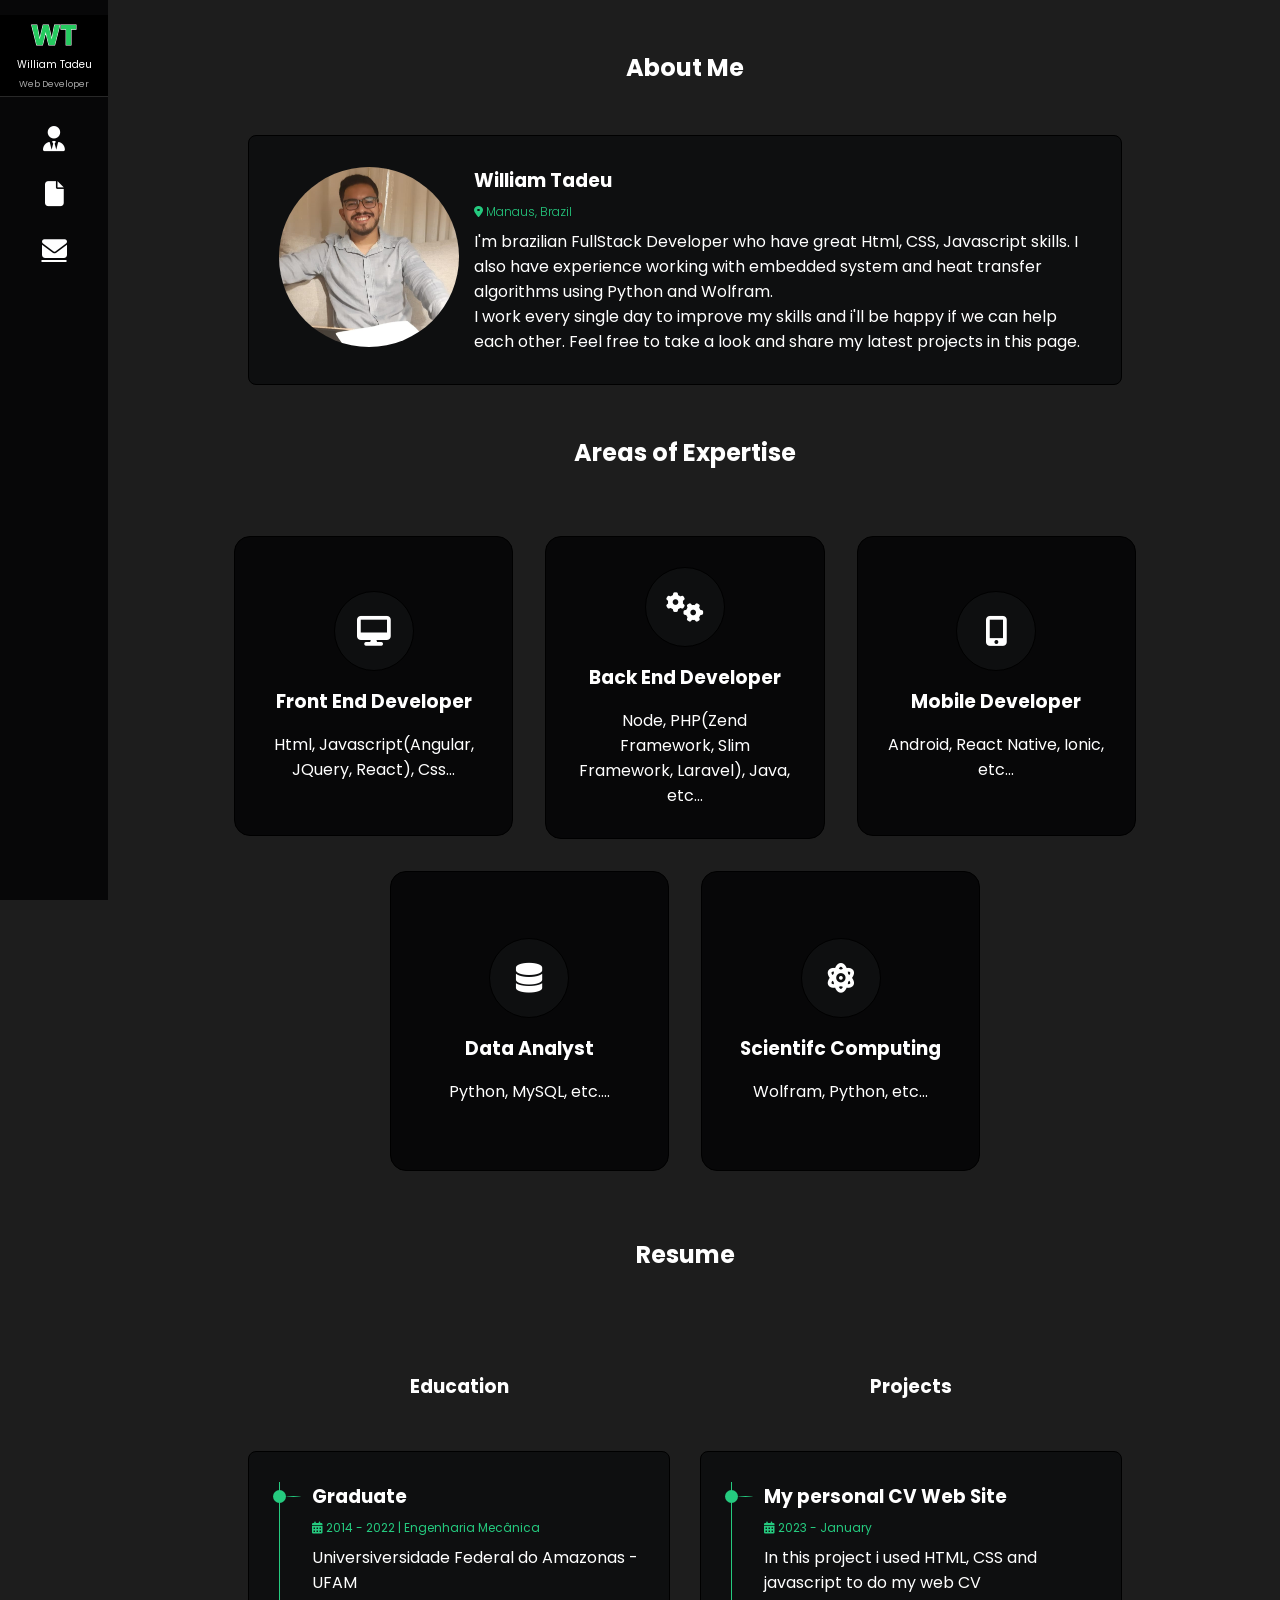
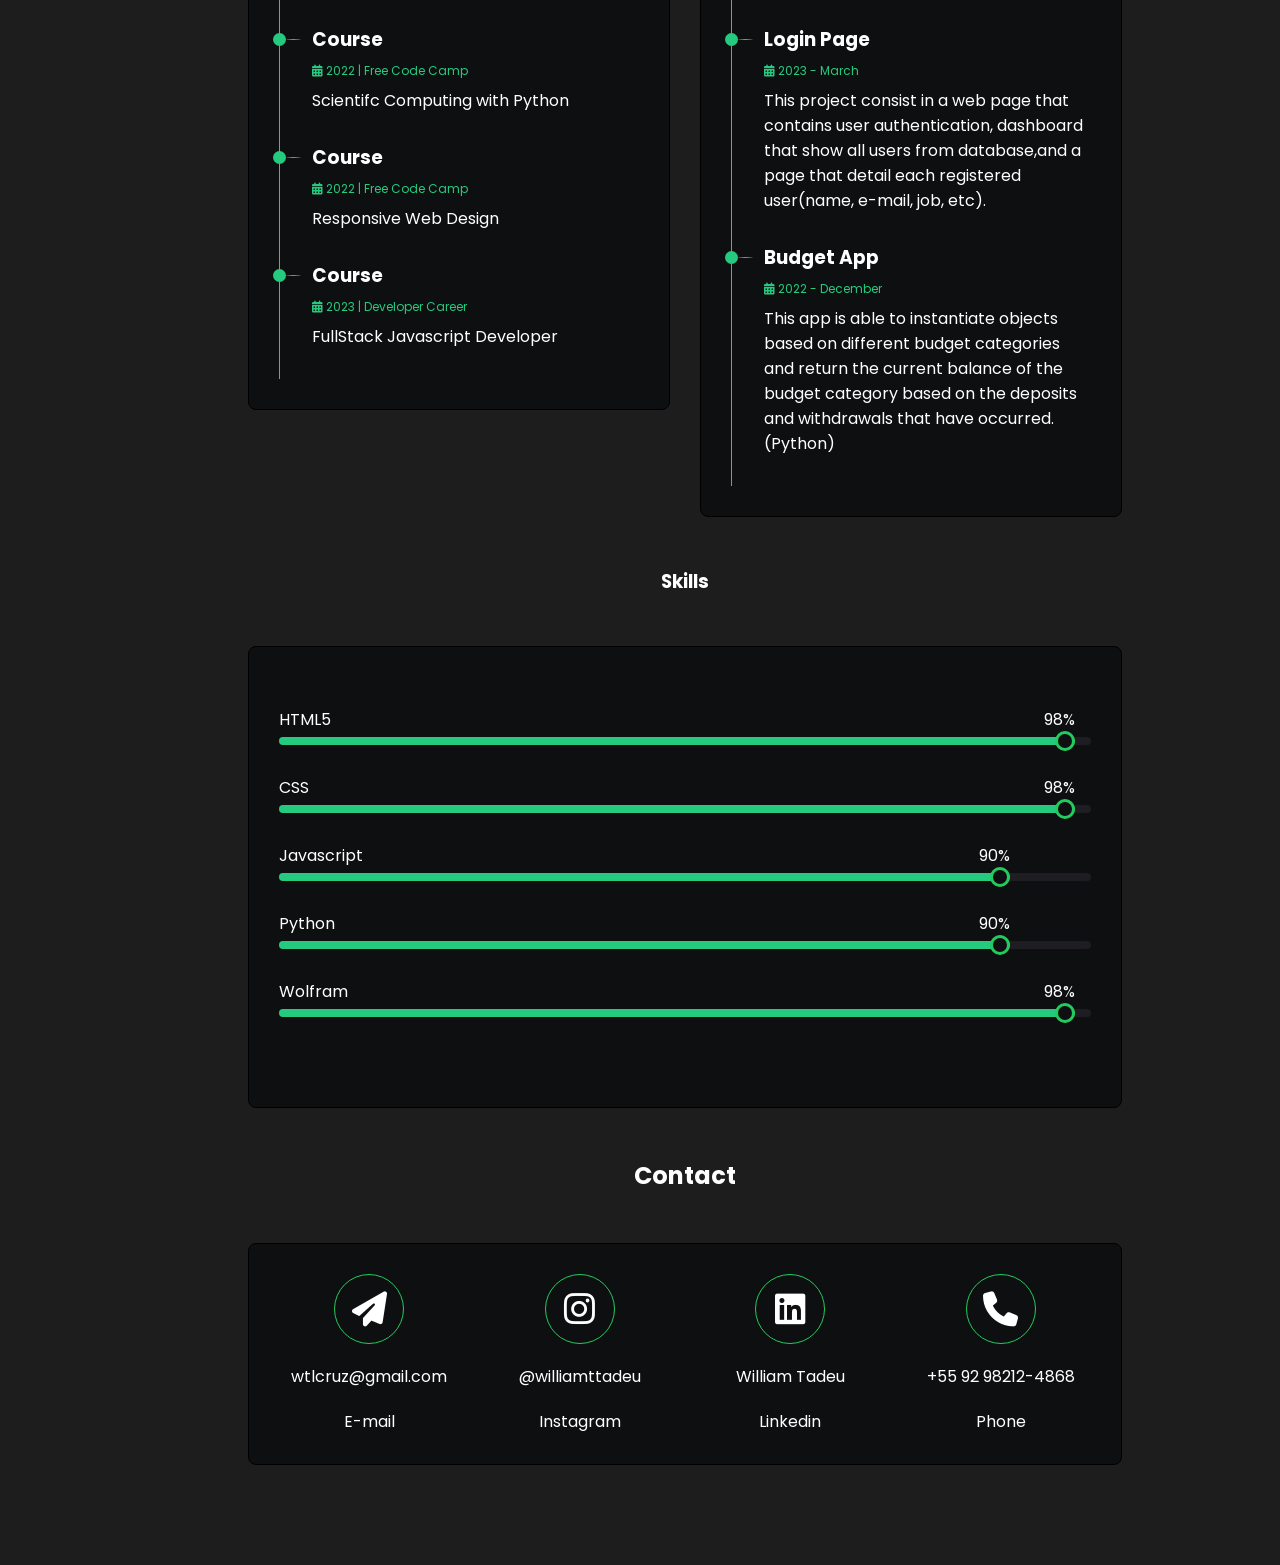
<file: index.html>
<!DOCTYPE html>
<html lang="en">
<head>
    <meta charset="UTF-8">
    <meta http-equiv="X-UA-Compatible" content="IE=edge">
    <meta name="viewport" content="width=device-width, initial-scale=1.0">

    <link rel="stylesheet" href="./CSS/main.css" />
    <link rel="stylesheet" href="./CSS/responsive-menu.css">
    <!-- FONTES IMPORTADAS -->
    <link rel="preconnect" href="https://fonts.googleapis.com">
    <link rel="preconnect" href="https://fonts.gstatic.com" crossorigin>
    <link href="https://fonts.googleapis.com/css2?family=Poppins:wght@300;400;500;600&display=swap" rel="stylesheet">

    <link rel="stylesheet" href="https://cdnjs.cloudflare.com/ajax/libs/font-awesome/6.2.1/css/all.min.css">


    <title>WillWebDev</title>
</head>
<body>

    <div class="container">
        <!-- MENU RESPONSIVO JAVASCRIPT INIT-->
        <header>
            <input type="checkbox" id="btn-menu">
            <label for="btn-menu">
              <i class="fa fa-bars" aria-hidden="true"></i>
              <div class="site-name">
                William Tadeu
              </div>
            </label>
            <nav class="responsive-menu">
              <a onclick="closeMenu()" href="#about">Quem sou eu</a>
              <a onclick="closeMenu()" href="#resume">Resumo</a>
              <a onclick="closeMenu()" href="#contact">Contato</a>
            </nav>
          </header>
          <!-- END MENU RESPONSIVO JAVASRIPT -->


        <div class="menu">
            <div class="top-menu">
                
                <div class="fill-animation">
                    <h2 data-text="WT" class="fill-animation">WT</h2>
                </div>
                    <!-- <h2>WT</h2> -->
                    <p class="letra1">William Tadeu</p>
                    <p class="letra2"> Web Developer</p>
        
                                
            </div>
            

            <div class="middle-menu">
                <p>
                <a href="#about">
                        <i class="fa-sharp fa-solid fa-user-tie"> </i>
                    </a> 
                </p>

                <p>
                    <a href="#resume">
                        <i class="fa-sharp fa-solid fa-file"></i>
                    </a>
                    
                </p>

                <p>
                    <a href="#contact">
                        <i class="fa-sharp fa-solid fa-envelope"></i>
                    </a>

                </p>

            </div>
                    
            
        </div>
        <div class="content">

            <h2 class="title">
                About Me
            </h2>
           

            <div class="content-initial-2 card" id="about">

                <div class="content-initial-2-photo">

                    <!-- <img src="./IMG/IMAGEM-2.jpeg" alt="" class="img-profile"> -->
                    <!-- <center> -->
                        <img src="./IMG/IMAGEM-2.jpeg" alt="" class="img-profile">
                    <!-- </center> -->
                    

                </div>

                <div class="content-initial-2-self">

                    <h3>
                        William Tadeu
                    </h3>

                    <p class="timelineitem-period">
                        <i class="fa-solid fa-location-dot"></i>
                        Manaus, Brazil
                    </p>

                    <p>
                        I'm brazilian FullStack Developer who have great Html, CSS, Javascript skills.
                        I also have experience working with embedded system and heat transfer algorithms using Python and Wolfram.                
                    </p>
                    <p>
                        I work every single day to improve my skills and i'll be happy if we can help each other.
              Feel free to take a look and share my latest projects in this page.
                    </p>

                </div>

            </div>

            <h2 class="title">Areas of Expertise</h2>
<!-- A unica maneira que consegui foi colocando ele para fora -->

            <div class="service-container">
                
               <!--  <h2 class="title">Areas de Atuação</h2> -->

                <div class="service-item">
                    <div class="service-item-itemcard card">
                        <div class="service-item-itemcard-icon">
                            <i class="fa-solid fa-desktop"> </i>

                        </div>

                        <div class="service-item-itemcard-title">
                            <h3>Front End Developer</h3>

                        </div>

                        <div class="service-item-itemcard-description">
                            <span>Html, Javascript(Angular, JQuery, React), Css...</span>

                        </div>
                    
                    </div>
                </div>
                <div class="service-item">
                    <div class="service-item-itemcard card">
                        <div class="service-item-itemcard-icon">
                            <i class="fa-solid fa-cogs"> </i>

                        </div>

                        <div class="service-item-itemcard-title">
                            <h3>Back End Developer</h3>

                        </div>

                        <div class="service-item-itemcard-description">
                            <span>Node, PHP(Zend Framework, Slim Framework, Laravel), Java, etc...</span>

                        </div>

                    </div>
                </div>
                <div class="service-item">
                    <div class="service-item-itemcard card">
                        <div class="service-item-itemcard-icon">
                            <i class="fa-solid fa-mobile-alt"> </i>

                        </div>

                        <div class="service-item-itemcard-title">
                            <h3>Mobile Developer</h3>

                        </div>

                        <div class="service-item-itemcard-description">
                            <span>Android, React Native, Ionic, etc...</span>

                        </div>

                    </div>
                </div>

                <div class="service-item">
                    <div class="service-item-itemcard card">
                        <div class="service-item-itemcard-icon">
                            <i class="fa-solid fa-database"> </i>

                        </div>

                        <div class="service-item-itemcard-title">
                            <h3>Data Analyst</h3>

                        </div>

                        <div class="service-item-itemcard-description">
                            <span>Python, MySQL, etc....</span>

                        </div>
                    </div>

                </div>

                <div class="service-item">
                    <div class="service-item-itemcard card">
                        <div class="service-item-itemcard-icon">
                            <i class="fa-sharp fa-solid fa-atom"></i>

                        </div>

                        <div class="service-item-itemcard-title">
                            <h3>Scientifc Computing</h3>

                        </div>

                        <div class="service-item-itemcard-description">
                            <span>Wolfram, Python, etc...</span>

                        </div>

                    </div>
                </div>
                

            </div>
<!-- INIT - BLOCK 04 - RESUME -->

            <div class="experiencesection" id="resume">
                <h2 class="title">Resume</h2>

                <div class="flexbox">
                            <div class="flexbox-education">
                                <h3 class="title">Education</h3>
                                <div class="card">

                                    <div class="timelineitem">

                                        <div class="timelineitem-marker">
                                            <div class="timelineitem-marker-circle">

                                            </div>
                                            <div class="timelineitem-marker-line">

                                            </div>

                                        </div>

                                        <h3>
                                            Graduate
                                        </h3>

                                        <p class="timelineitem-period">
                                            <i class="fa-solid fa-calendar-days"> </i>
                                            2014 - 2022 | Engenharia Mecânica
                                        </p>

                                        <p>
                                            Universiversidade Federal do Amazonas - UFAM
                                        </p>
                                    </div>



                                    <div class="timelineitem">

                                        <div class="timelineitem-marker">
                                            <div class="timelineitem-marker-circle">

                                            </div>
                                            <div class="timelineitem-marker-line">

                                            </div>

                                        </div>

                                        <h3>
                                            Course
                                        </h3>

                                        <p class="timelineitem-period">
                                            <i class="fa-solid fa-calendar-days"> </i>
                                            2022 | Free Code Camp
                                        </p>

                                        <p>
                                            Scientifc Computing with Python
                                        </p>
                                    </div>

                                    <div class="timelineitem">

                                        <div class="timelineitem-marker">
                                            <div class="timelineitem-marker-circle">

                                            </div>
                                            <div class="timelineitem-marker-line">

                                            </div>

                                        </div>

                                        <h3>
                                            Course
                                        </h3>

                                        <p class="timelineitem-period">
                                            <i class="fa-solid fa-calendar-days"> </i>
                                            2022 | Free Code Camp
                                        </p>

                                        <p>
                                            Responsive Web Design
                                        </p>
                                    </div>

                                    <div class="timelineitem">

                                        <div class="timelineitem-marker">
                                            <div class="timelineitem-marker-circle">

                                            </div>
                                            <div class="timelineitem-marker-line">

                                            </div>

                                        </div>

                                        <h3>
                                            Course
                                        </h3>

                                        <p class="timelineitem-period">
                                            <i class="fa-solid fa-calendar-days"> </i>
                                            2023 | Developer Career
                                        </p>

                                        <p>
                                            FullStack Javascript Developer
                                        </p>
                                    </div>



                                </div>
                            </div>


                            <div class="flexbox-projects">
                                <h3 class="title">Projects</h3>
                                <div class="card">
                                    <div class="timelineitem">

                                        <div class="timelineitem-marker">
                                            <div class="timelineitem-marker-circle">

                                            </div>
                                            <div class="timelineitem-marker-line">

                                            </div>


                                        </div>


                                        <h3>
                                            My personal CV Web Site
                                        </h3>

                                        <p class="timelineitem-period">
                                            <i class="fa-solid fa-calendar-days"> </i>
                                            2023 - January
                                        </p>

                                        <p>In this project i used HTML, CSS and javascript to do my web CV
                                        </p>
                                    </div>

                                    <div class="timelineitem">

                                        <div class="timelineitem-marker">
                                            <div class="timelineitem-marker-circle">

                                            </div>
                                            <div class="timelineitem-marker-line">

                                            </div>


                                        </div>


                                        <h3 class="contactitem-valeu">
                                            <a href="https://github.com/williamttadeu/1-Login-Page" target="_blank">
                                                Login Page
                                            </a>
                                            <!-- Login Page -->
                                        </h3>

                                        <p class="timelineitem-period">
                                            <i class="fa-solid fa-calendar-days"> </i>
                                            2023 - March
                                        </p>

                                        <p>This project consist in a web page that contains user authentication,
                                            dashboard that show all users from database,and a page that
                                            detail each registered user(name, e-mail, job, etc).
                                        </p>
                                    </div>

                                    <div class="timelineitem">

                                        <div class="timelineitem-marker">
                                            <div class="timelineitem-marker-circle">

                                            </div>
                                            <div class="timelineitem-marker-line">

                                            </div>


                                        </div>


                                        <h3 class="contactitem-valeu">
                                            <a href="https://replit.com/@williamttadeu/boilerplate-budget-app" target="_blank">
                                                Budget App
                                            </a>
                                            
                                        </h3>

                                        <p class="timelineitem-period">
                                            <i class="fa-solid fa-calendar-days"> </i>
                                            2022 - December
                                        </p>

                                        <p>This app is able to instantiate objects based on different budget categories
                                            and return the current balance of the budget category based on the deposits
                                            and withdrawals that have occurred.(Python)
                                    </div>

                                </div>
                            </div>
                </div>

<!-- Bloc 04.1 Skills -->

                <h3 class="title">Skills</h3>
                <div class="card paddingtop60">
                    <div class="progressbar">
                        <div class="progressbar-title" >
                            HTML5

                        </div>

                        <div class="progressbar-done" style="width: 98%;">
                            <div class="progressbar-done-text">
                                98%
                            </div>

                            <div class="progressbar-done-check">

                            </div>
                            
                        </div>
                    </div>

                    <div class="progressbar">
                        <div class="progressbar-title">
                            CSS

                        </div>

                        <div class="progressbar-done"  style="width: 98%;">
                            <div class="progressbar-done-text">
                                98%
                            </div>

                            <div class="progressbar-done-check">
                                
                            </div>
                            
                        </div>
                    </div>

                    <div class="progressbar">
                        <div class="progressbar-title">
                            Javascript

                        </div>

                        <div class="progressbar-done"  style="width: 90%;">
                            <div class="progressbar-done-text">
                                90%
                            </div>

                            <div class="progressbar-done-check">
                                
                            </div>
                            
                        </div>

                    </div>

                    <div class="progressbar">
                        <div class="progressbar-title">
                            Python

                        </div>

                        <div class="progressbar-done"   style="width: 90%;">
                            <div class="progressbar-done-text">
                                90%
                            </div>

                            <div class="progressbar-done-check">
                                
                            </div>
                            
                        </div>

                    </div>

                    <div class="progressbar">
                        <div class="progressbar-title">
                            Wolfram

                        </div>

                        <div class="progressbar-done"  style="width: 98%;">
                            <div class="progressbar-done-text" >
                                98%
                            </div>

                            <div class="progressbar-done-check">
                                
                            </div>
                            
                        </div>
                    
                    </div>
                </div>



            </div>

<!-- INIT BLOCK 05 - CONTACT -->

            <div class="contactsection" id="contact">
                <h2 class="title">Contact</h2>
                <div class="card flexbox">
                    <div class="contactitem flexbox">
                        <div class="contactitem-icon">
                            <i class="fas fa-paper-plane"></i>
                        </div>
                        <div class="contactitem-valeu">
                            <a href="mailto:wtlcruz@gmail.com">wtlcruz@gmail.com</a>
                            

                        </div>
                        <div class="contactitem-description">
                            E-mail

                        </div>
                    </div>

                    <div class="contactitem flexbox">
                        <div class="contactitem-icon">
                            <i class="fab fa-instagram"></i>
                        </div>
                        <div class="contactitem-valeu">
                            <a href="https://instagram.com/williamttadeu?igshid=ZmZhODViOGI=" target="_blank">
                                @williamttadeu
                            </a>
                            

                        </div>
                        <div class="contactitem-description">
                            Instagram

                        </div>
                    </div>

                    <div class="contactitem flexbox">
                        <div class="contactitem-icon">
                            <i class="fab fa-linkedin"></i>
                        </div>
                        <div class="contactitem-valeu">
                            <a href="https://www.linkedin.com/in/william-tadeu-8211a2139/" target="_blank">
                                William Tadeu
                            </a>

                        </div>
                        <div class="contactitem-description">
                            Linkedin

                        </div>
                    </div>

                    <div class="contactitem flexbox">
                        <div class="contactitem-icon">
                            <i class="fas fa-phone"></i>
                        </div>
                        <div class="contactitem-valeu">
                            +55 92 98212-4868

                        </div>
                        <div class="contactitem-description">
                            Phone

                        </div>
                    </div>

                </div>

            </div>



        </div>
    </div>


    </div>

<!-- JavaScript do menu responsivo, para fechar sozinho -->
    <script>
        function closeMenu() 
        {(document.getElementById("btn-menu").checked = false)}
    </script>

</body>
</html>
</file>
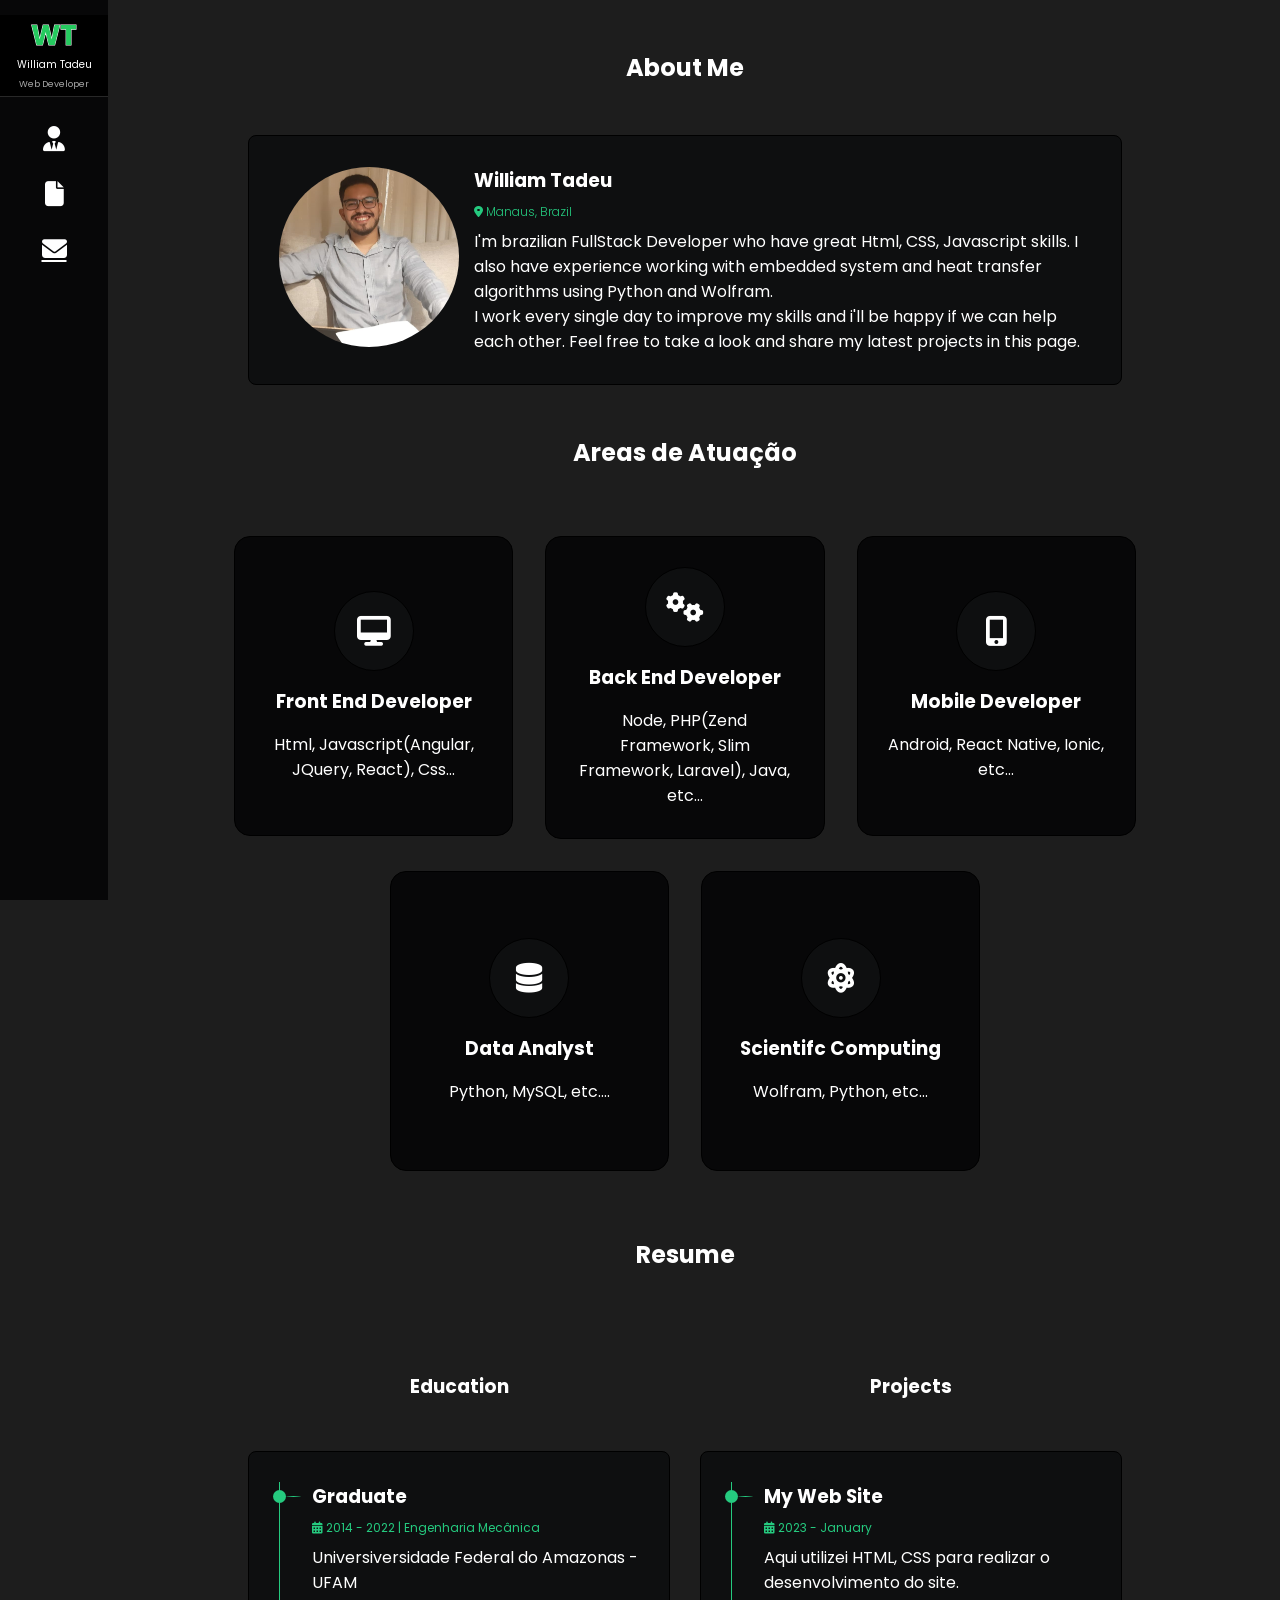
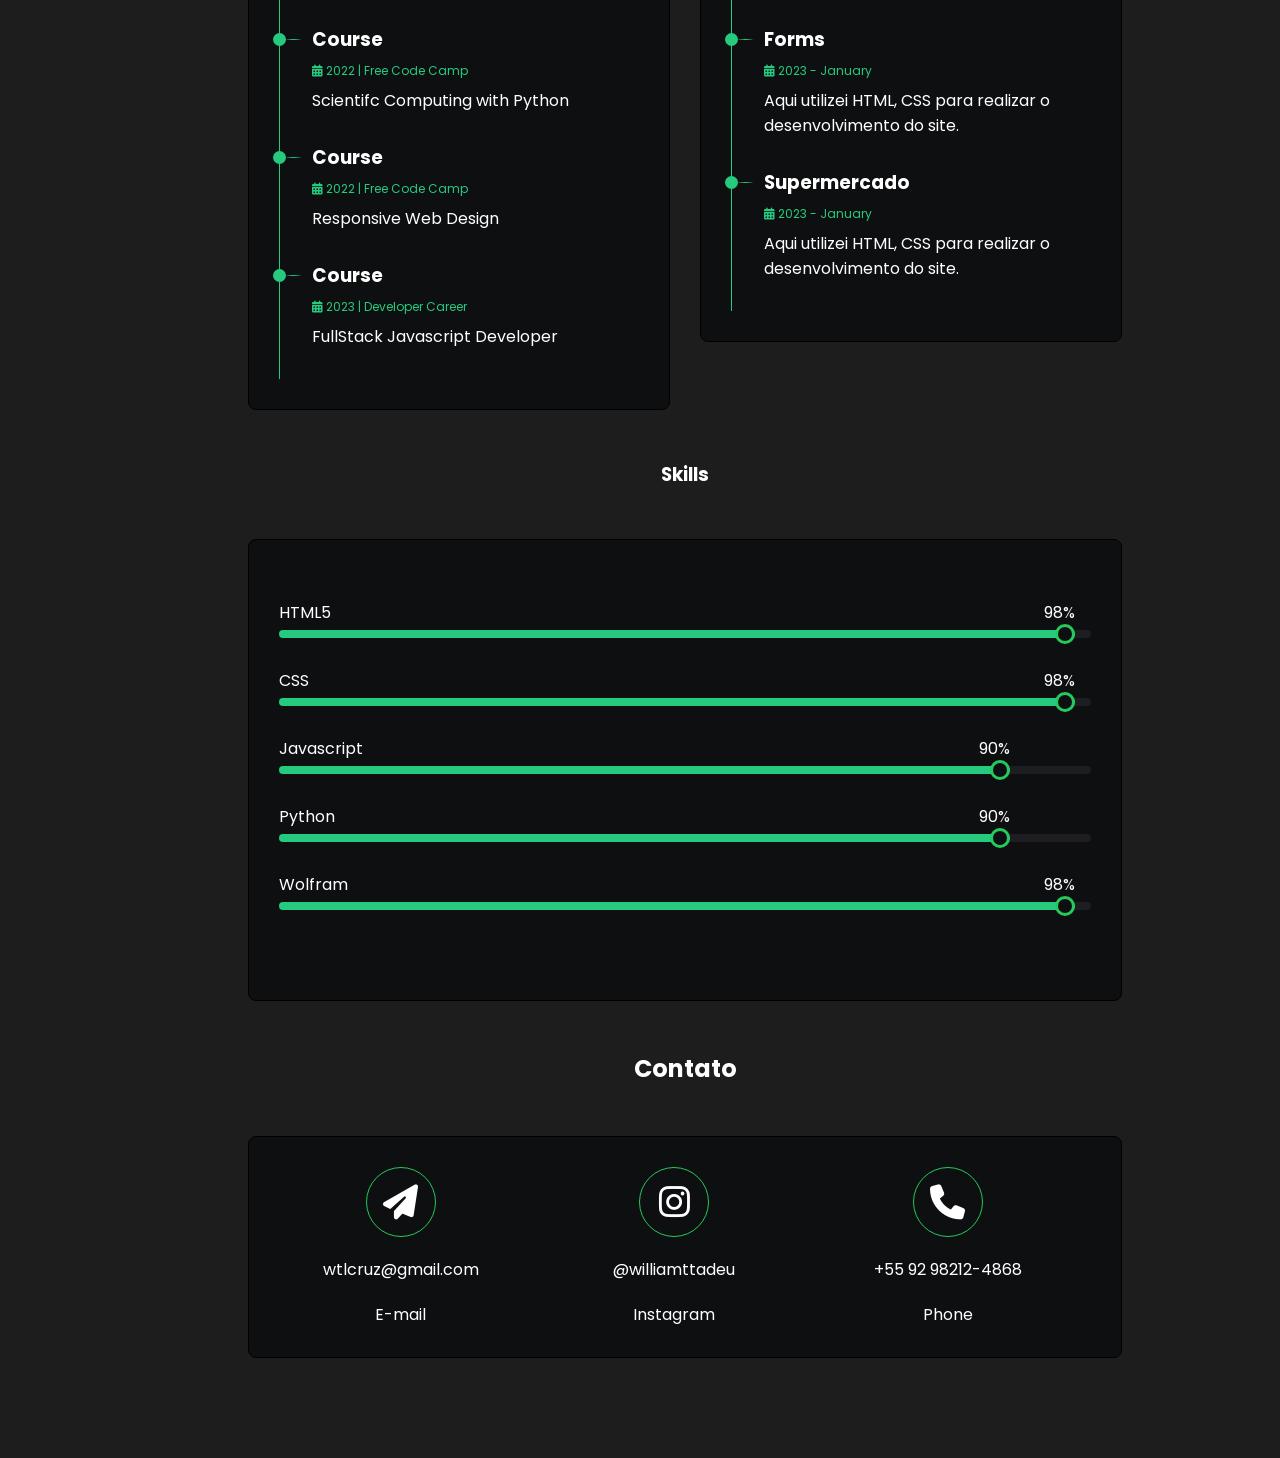
<file: curriculo.html>
<!DOCTYPE html>
<html lang="en">
<head>
    <meta charset="UTF-8">
    <meta http-equiv="X-UA-Compatible" content="IE=edge">
    <meta name="viewport" content="width=device-width, initial-scale=1.0">

    <link rel="stylesheet" href="./CSS/main.css" />
    <link rel="stylesheet" href="./CSS/responsive-menu.css">
    <!-- FONTES IMPORTADAS -->
    <link rel="preconnect" href="https://fonts.googleapis.com">
    <link rel="preconnect" href="https://fonts.gstatic.com" crossorigin>
    <link href="https://fonts.googleapis.com/css2?family=Poppins:wght@300;400;500;600&display=swap" rel="stylesheet">

    <link rel="stylesheet" href="https://cdnjs.cloudflare.com/ajax/libs/font-awesome/6.2.1/css/all.min.css">


    <title>WillWebDev</title>
</head>
<body>

    <div class="container">
        <!-- MENU RESPONSIVO JAVASCRIPT INIT-->
        <header>
            <input type="checkbox" id="btn-menu">
            <label for="btn-menu">
              <i class="fa fa-bars" aria-hidden="true"></i>
              <div class="site-name">
                William Tadeu
              </div>
            </label>
            <nav class="responsive-menu">
              <a onclick="closeMenu()" href="#about">Quem sou eu</a>
              <a onclick="closeMenu()" href="#resume">Resumo</a>
              <a onclick="closeMenu()" href="#contact">Contato</a>
            </nav>
          </header>
          <!-- END MENU RESPONSIVO JAVASRIPT -->


        <div class="menu">
            <div class="top-menu">
                
                <div class="fill-animation">
                    <h2 data-text="WT" class="fill-animation">WT</h2>
                </div>
                    <!-- <h2>WT</h2> -->
                    <p class="letra1">William Tadeu</p>
                    <p class="letra2"> Web Developer</p>
        
                                
            </div>
            

            <div class="middle-menu">
                <p>
                <a href="#about">
                        <i class="fa-sharp fa-solid fa-user-tie"> </i>
                    </a> 
                </p>

                <p>
                    <a href="#resume">
                        <i class="fa-sharp fa-solid fa-file"></i>
                    </a>
                    
                </p>

                <p>
                    <a href="#contact">
                        <i class="fa-sharp fa-solid fa-envelope"></i>
                    </a>

                </p>

            </div>
                    
            
        </div>
        <div class="content">

            <h2 class="title">
                About Me
            </h2>
           

            <div class="content-initial-2 card" id="about">

                <div class="content-initial-2-photo">

                    <!-- <img src="./IMG/IMAGEM-2.jpeg" alt="" class="img-profile"> -->
                    <center>
                        <img src="./IMG/IMAGEM-2.jpeg" alt="" class="img-profile">
                    </center>
                    

                </div>

                <div class="content-initial-2-self">

                    <h3>
                        William Tadeu
                    </h3>

                    <p class="timelineitem-period">
                        <i class="fa-solid fa-location-dot"></i>
                        Manaus, Brazil
                    </p>

                    <p>
                        I'm brazilian FullStack Developer who have great Html, CSS, Javascript skills.
                        I also have experience working with embedded system and heat transfer algorithms using Python and Wolfram.                
                    </p>
                    <p>
                        I work every single day to improve my skills and i'll be happy if we can help each other.
              Feel free to take a look and share my latest projects in this page.
                    </p>

                </div>

            </div>

            <h2 class="title">Areas de Atuação</h2>
<!-- A unica maneira que consegui foi colocando ele para fora -->

            <div class="service-container">
                
               <!--  <h2 class="title">Areas de Atuação</h2> -->

                <div class="service-item">
                    <div class="service-item-itemcard card">
                        <div class="service-item-itemcard-icon">
                            <i class="fa-solid fa-desktop"> </i>

                        </div>

                        <div class="service-item-itemcard-title">
                            <h3>Front End Developer</h3>

                        </div>

                        <div class="service-item-itemcard-description">
                            <span>Html, Javascript(Angular, JQuery, React), Css...</span>

                        </div>
                    
                    </div>
                </div>
                <div class="service-item">
                    <div class="service-item-itemcard card">
                        <div class="service-item-itemcard-icon">
                            <i class="fa-solid fa-cogs"> </i>

                        </div>

                        <div class="service-item-itemcard-title">
                            <h3>Back End Developer</h3>

                        </div>

                        <div class="service-item-itemcard-description">
                            <span>Node, PHP(Zend Framework, Slim Framework, Laravel), Java, etc...</span>

                        </div>

                    </div>
                </div>
                <div class="service-item">
                    <div class="service-item-itemcard card">
                        <div class="service-item-itemcard-icon">
                            <i class="fa-solid fa-mobile-alt"> </i>

                        </div>

                        <div class="service-item-itemcard-title">
                            <h3>Mobile Developer</h3>

                        </div>

                        <div class="service-item-itemcard-description">
                            <span>Android, React Native, Ionic, etc...</span>

                        </div>

                    </div>
                </div>

                <div class="service-item">
                    <div class="service-item-itemcard card">
                        <div class="service-item-itemcard-icon">
                            <i class="fa-solid fa-database"> </i>

                        </div>

                        <div class="service-item-itemcard-title">
                            <h3>Data Analyst</h3>

                        </div>

                        <div class="service-item-itemcard-description">
                            <span>Python, MySQL, etc....</span>

                        </div>
                    </div>

                </div>

                <div class="service-item">
                    <div class="service-item-itemcard card">
                        <div class="service-item-itemcard-icon">
                            <i class="fa-sharp fa-solid fa-atom"></i>

                        </div>

                        <div class="service-item-itemcard-title">
                            <h3>Scientifc Computing</h3>

                        </div>

                        <div class="service-item-itemcard-description">
                            <span>Wolfram, Python, etc...</span>

                        </div>

                    </div>
                </div>
                

            </div>
<!-- INIT - BLOCK 04 - RESUME -->

            <div class="experiencesection" id="resume">
                <h2 class="title">Resume</h2>

                <div class="flexbox">
                            <div class="flexbox-education">
                                <h3 class="title">Education</h3>
                                <div class="card">

                                    <div class="timelineitem">

                                        <div class="timelineitem-marker">
                                            <div class="timelineitem-marker-circle">

                                            </div>
                                            <div class="timelineitem-marker-line">

                                            </div>

                                        </div>

                                        <h3>
                                            Graduate
                                        </h3>

                                        <p class="timelineitem-period">
                                            <i class="fa-solid fa-calendar-days"> </i>
                                            2014 - 2022 | Engenharia Mecânica
                                        </p>

                                        <p>
                                            Universiversidade Federal do Amazonas - UFAM
                                        </p>
                                    </div>



                                    <div class="timelineitem">

                                        <div class="timelineitem-marker">
                                            <div class="timelineitem-marker-circle">

                                            </div>
                                            <div class="timelineitem-marker-line">

                                            </div>

                                        </div>

                                        <h3>
                                            Course
                                        </h3>

                                        <p class="timelineitem-period">
                                            <i class="fa-solid fa-calendar-days"> </i>
                                            2022 | Free Code Camp
                                        </p>

                                        <p>
                                            Scientifc Computing with Python
                                        </p>
                                    </div>

                                    <div class="timelineitem">

                                        <div class="timelineitem-marker">
                                            <div class="timelineitem-marker-circle">

                                            </div>
                                            <div class="timelineitem-marker-line">

                                            </div>

                                        </div>

                                        <h3>
                                            Course
                                        </h3>

                                        <p class="timelineitem-period">
                                            <i class="fa-solid fa-calendar-days"> </i>
                                            2022 | Free Code Camp
                                        </p>

                                        <p>
                                            Responsive Web Design
                                        </p>
                                    </div>

                                    <div class="timelineitem">

                                        <div class="timelineitem-marker">
                                            <div class="timelineitem-marker-circle">

                                            </div>
                                            <div class="timelineitem-marker-line">

                                            </div>

                                        </div>

                                        <h3>
                                            Course
                                        </h3>

                                        <p class="timelineitem-period">
                                            <i class="fa-solid fa-calendar-days"> </i>
                                            2023 | Developer Career
                                        </p>

                                        <p>
                                            FullStack Javascript Developer
                                        </p>
                                    </div>



                                </div>
                            </div>


                            <div class="flexbox-projects">
                                <h3 class="title">Projects</h3>
                                <div class="card">
                                    <div class="timelineitem">

                                        <div class="timelineitem-marker">
                                            <div class="timelineitem-marker-circle">

                                            </div>
                                            <div class="timelineitem-marker-line">

                                            </div>


                                        </div>


                                        <h3>
                                            My Web Site
                                        </h3>

                                        <p class="timelineitem-period">
                                            <i class="fa-solid fa-calendar-days"> </i>
                                            2023 - January
                                        </p>

                                        <p>Aqui utilizei HTML, CSS para realizar o desenvolvimento
                                            do site.
                                        </p>
                                    </div>

                                    <div class="timelineitem">

                                        <div class="timelineitem-marker">
                                            <div class="timelineitem-marker-circle">

                                            </div>
                                            <div class="timelineitem-marker-line">

                                            </div>


                                        </div>


                                        <h3>
                                            Forms
                                        </h3>

                                        <p class="timelineitem-period">
                                            <i class="fa-solid fa-calendar-days"> </i>
                                            2023 - January
                                        </p>

                                        <p>Aqui utilizei HTML, CSS para realizar o desenvolvimento
                                            do site.
                                        </p>
                                    </div>

                                    <div class="timelineitem">

                                        <div class="timelineitem-marker">
                                            <div class="timelineitem-marker-circle">

                                            </div>
                                            <div class="timelineitem-marker-line">

                                            </div>


                                        </div>


                                        <h3>
                                            Supermercado
                                        </h3>

                                        <p class="timelineitem-period">
                                            <i class="fa-solid fa-calendar-days"> </i>
                                            2023 - January
                                        </p>

                                        <p>Aqui utilizei HTML, CSS para realizar o desenvolvimento
                                            do site.
                                        </p>
                                    </div>

                                </div>
                            </div>
                </div>

<!-- Bloc 04.1 Skills -->

                <h3 class="title">Skills</h3>
                <div class="card paddingtop60">
                    <div class="progressbar">
                        <div class="progressbar-title" >
                            HTML5

                        </div>

                        <div class="progressbar-done" style="width: 98%;">
                            <div class="progressbar-done-text">
                                98%
                            </div>

                            <div class="progressbar-done-check">

                            </div>
                            
                        </div>
                    </div>

                    <div class="progressbar">
                        <div class="progressbar-title">
                            CSS

                        </div>

                        <div class="progressbar-done"  style="width: 98%;">
                            <div class="progressbar-done-text">
                                98%
                            </div>

                            <div class="progressbar-done-check">
                                
                            </div>
                            
                        </div>
                    </div>

                    <div class="progressbar">
                        <div class="progressbar-title">
                            Javascript

                        </div>

                        <div class="progressbar-done"  style="width: 90%;">
                            <div class="progressbar-done-text">
                                90%
                            </div>

                            <div class="progressbar-done-check">
                                
                            </div>
                            
                        </div>

                    </div>

                    <div class="progressbar">
                        <div class="progressbar-title">
                            Python

                        </div>

                        <div class="progressbar-done"   style="width: 90%;">
                            <div class="progressbar-done-text">
                                90%
                            </div>

                            <div class="progressbar-done-check">
                                
                            </div>
                            
                        </div>

                    </div>

                    <div class="progressbar">
                        <div class="progressbar-title">
                            Wolfram

                        </div>

                        <div class="progressbar-done"  style="width: 98%;">
                            <div class="progressbar-done-text" >
                                98%
                            </div>

                            <div class="progressbar-done-check">
                                
                            </div>
                            
                        </div>
                    
                    </div>
                </div>



            </div>

<!-- INIT BLOCK 05 - CONTACT -->

            <div class="contactsection" id="contact">
                <h2 class="title">Contato</h2>
                <div class="card flexbox">
                    <div class="contactitem flexbox">
                        <div class="contactitem-icon">
                            <i class="fas fa-paper-plane"></i>
                        </div>
                        <div class="contactitem-valeu">
                            <a href="mailto:wtlcruz@gmail.com">wtlcruz@gmail.com</a>
                            

                        </div>
                        <div class="contactitem-description">
                            E-mail

                        </div>
                    </div>

                    <div class="contactitem flexbox">
                        <div class="contactitem-icon">
                            <i class="fab fa-instagram"></i>
                        </div>
                        <div class="contactitem-valeu">
                            <a href="https://instagram.com/williamttadeu?igshid=ZmZhODViOGI=" target="_blank">
                                @williamttadeu
                            </a>
                            

                        </div>
                        <div class="contactitem-description">
                            Instagram

                        </div>
                    </div>

                    <div class="contactitem flexbox">
                        <div class="contactitem-icon">
                            <i class="fas fa-phone"></i>
                        </div>
                        <div class="contactitem-valeu">
                            +55 92 98212-4868

                        </div>
                        <div class="contactitem-description">
                            Phone

                        </div>
                    </div>

                </div>

            </div>



        </div>
    </div>


    </div>

<!-- JavaScript do menu responsivo, para fechar sozinho -->
    <script>
        function closeMenu() 
        {(document.getElementById("btn-menu").checked = false)}
    </script>

</body>
</html>
</file>
<file: CSS/main.css>
/* VERTICAL ALIGN DIZ SE O TEXTO VAI FICAR NO TOP, NO MEIO OU EMBAIXO */

/* PARA COLOCAR UM ITEM DO LADO DO OUTRO EU USO FLEX-BOX
DISPLAY: FLEX; */

/* tenho align-item e tenho text-align  */

body{
    font-family: 'Poppins', sans-serif;
    margin: 0;
    color: white;
    background-color:#1d1d1d/*  #483D8B *//* #0e0f10 */;
  
}

html{
    scroll-behavior: smooth;
}


*{
    box-sizing: border-box;
    margin: 0px;
    padding: 0px;
}

/* Separando a tela em dois, precisamos definir container como absouto */
.container{
    display: flex;
}

.menu{
    background-color: #070708;
}
.content{
    
    margin-left: 10vh;
    padding-left: 10%;
    padding-right: 10%; 
/*     max-width: 1100px;
    margin-left: auto;
    margin-right: auto; */

    /* height: 450vh; */
;
    
}

.title{
    /* width: 100%; */
    text-align: center;
    color: white;
    /* border: 1px solid white; */
    margin-top: 50px;
    margin-bottom: 50px;
}

#about, #resume, #contact{
    scroll-margin-top: 50px ;
    margin-left: 30px;
    margin-right: 30px;
}

/* BLOCK 01 - INITIAL MENU NAV BAR */

.menu{
    width: 12vh;
    height: 100vh;
    position: fixed;
    
}

.top-menu{
    display: flex;
    flex-direction: column;
    align-items: center;
    justify-content: center;
    background-color: black;
    margin-bottom: 30px;
    margin-top: 15PX;
    border-bottom: 1px solid #282828;

}
.letra1{
    font-size: 10px;
    margin-bottom: 5px;
}
.letra2{
    font-size: 9px;
    text-align: center;
    color: #a5a5a5;
    margin-bottom: 5px;
    
}

/* ANIMAÇÃO DA BARRA ESQUERDA INTI */

h2.fill-animation {
    position: relative;
    color:#252839;
    -webkit-text-stroke: 1px white;
    text-transform: uppercase;
    font-size: 28px;
}

h2.fill-animation::before {
    content: attr(data-text);
    position: absolute;
    top:0;
    left:0;
    width: 0;
    height: 100%;
    color:#25ca5f /* #01fe87 */;
    -webkit-text-stroke: 0vw #383d52;
    overflow: hidden;
    animation: animate 6s linear forwards;
}

@keyframes animate {

    0%{
        width: 0;
    }
    100% {
        width: 100%;
    }
}

/* ANIMAÇÃO DA BARRA ESQUERDA END */

.middle-menu p a {
    font-size: 25px;
    color: white;
    align-items: center;
    justify-content: center;
    display: flex;
    margin-top: 30px;
    
}

.middle-menu a:hover{
    color: #25ca7f;
}.middle-menu p{
    margin-bottom: 30px;
}

/* BLOCK 01 - END - MENU NAV BAR */

/* BLOCK 02 - INITIAL - CONTAINER */



/* CLasse pai, por isso o flex, nada para vc tudo para seus filhos */
.content-initial-2{
    display: flex;
    background-color: #070708;
    justify-content: center;
    align-items: center;    

}

.content-initial-2-photo{
    width: 30%;
    
    
}

/* .content-initial-2-photo{

} */

.content-initial-2-photo img{
    border-radius: 50%;
    height: 180px;
    width: 180px;

    
}

.content-initial-2-self{
   /*  width: 70%; */
    align-items: center;
    justify-content: center;
    padding-left: 15px;

}

.content-initial-2-self .timelineitem-period{
    font-weight:300 ;
}

.content-initial-2-self .timelineitem-period p{
    margin-left: 10px;
}


/* BLOCK 03 - INIT - SERVICE ITENS */

.service-container{
    display: flex;
    flex-wrap: wrap;
    justify-content: center;
/*     align-items: center;
    justify-content: center; */
}

.service-container .service-item{
/*     height: 300px; a gtn não precisa do height ai, então vamos tira-lo
 */ 
    width: calc(33.33% - 32px);
/*     box-sizing: border-box;  excluimos devido a ter colocado como estilo universal *
 *//*     margin-bottom: 16px;
 */
    margin: 16px;
    
    /* box-sizing: border-box;
    margin-bottom: 16px;
    display: flex;
    flex-wrap: wrap; */
}

.service-container .service-item .service-item-itemcard{
    background-color: #070708;
    border: 1px solid black;

    border-radius: 16px;
    min-height: 300px;
    display: flex;
    flex-direction: column;
    align-items: center;
    justify-content: center;

}

.service-container .service-item .service-item-itemcard:hover{
    border:1.5px solid #25ca5f;
}

.service-container .service-item .service-item-itemcard .service-item-itemcard-icon{
    
    background-color: #0e0f10;
    height: 80px;
    border: 1px solid black;
    width: 80px;
    border-radius: 50%;
    display: flex;
    align-items: center;
    justify-content: center;
}

.service-container .service-item .service-item-itemcard .service-item-itemcard-icon:hover{
    border:1.5px solid #25ca5f;

}

.service-container .service-item .service-item-itemcard .service-item-itemcard-icon{
    font-size: 30px;
}

.service-container .service-item .service-item-itemcard
.service-item-itemcard-title{
    margin-top: 16px;
    margin-bottom: 16px;
}

.service-container .service-item .service-item-itemcard
.service-item-itemcard-description{
    text-align: center;
}

/* BLOCK 03 - END - SERVICE ITEMS */

/* BLOCK 05 - INIT - RESUME */

.content .experiencesection{
    /* height: 100vh; */
    /* background-color:  #6495ED ; */
}

.flexbox{
    display: flex;
    gap: 30px;
}
.flexbox .flexbox-education {
    width: 50%;
}

.flexbox .flexbox-projects {
    width: 50%;
}

/* Vamos criar uma classe card para tornar nosso código mais prossional
Ela será usada como coringa  */

.card{
    background-color: #0e0f10;
 /*    height: 80px; */
    border: 1px solid black;
  /*   width: 80px; */
    border-radius: 8px;
/*     display: flex;
    align-items: center;
    justify-content: center; */
    padding: 30px;
    
}

.timelineitem{
    /* margin-bottom: 30px;  MARGIN É EXTERNO*/
    padding-bottom: 30px;/* Padding é interno */
    border-left: 1px solid #25ca7f;
    padding-left: 32px;
    position: relative;
}

.timelineitem-period{
    font-size: 12px;
    color: #25ca7f;
    margin-bottom: 8px;
    margin-top: 8px;
}


.timelineitem-marker{
    display: flex;
    align-items: center;
    position: absolute;/* ele é absoluto em relação ao elemento pai dele */
    top: 8px;
    left: -7px;
}

.timelineitem-marker-circle{
    height: 13px;
    width: 13px;
    border-radius: 50%;
    background-color: #25ca7f;
}

.timelineitem-marker-line{
    height: 1px;/* UMA LINHA, 1px está de bom tamanho */
    width: 15px;
    border-radius: 50%;
    background-color: #25ca7f;
}

/* Block 04.1 - Skills */

/* progress bar */
.progressbar{
    background-color: #1D1D22/*  #0e0f10 */;
    height: 8px;
    border-radius: 8px;
    position: relative;
    margin-bottom: 60px;
    margin-top: 30px;
    
}

.progressbar .progressbar-done{
    background-color: #25ca7f;
    height: 100%;
    
    border-radius: 8px;
    position: relative;
}

.progressbar .progressbar-title{
    position:absolute;
    top: -30px;
}

.progressbar .progressbar-done .progressbar-done-text{
    position: absolute;
    top:-30px;
    right: 0;
}

.paddingtop60{
    padding-top: 60px !important; /* quando é assim, o arquivo não será sobreescrevido */
}

.progressbar-done-check{
    height: 20px;
    width: 20px;
    border: 3px solid #25ca5f;
    border-radius: 50%;
    position: absolute;
    right:0px;
    top: -6px;
    
    background-color: #0e0f10;
}

/* BLOCK 05 - CONTACT */

.contactitem{
    text-align: center;
    flex-direction: column;
    width: 30%;
    align-items: center;
    gap: 20px;
}

.contactitem .contactitem-icon{
    font-size: 35px;
    height: 70px;
    width: 70px;
    border: 1px solid #25ca5f;
    border-radius: 50%;
    display: flex;
    align-items: center;
    justify-content: center;
}

.contactitem-valeu a{
    color: white;
    text-decoration: none;
}
.contactitem-valeu a:hover{
    color: #25ca5f;
    text-decoration: underline;
    
}

.contactsection{
    margin-bottom: 100px;
}

/* RESPONSIVIDADE INIT */
/* MEDIA KERY */

@media only screen and (max-width: 1160px) {
    .menu{
        display: none;
    }

    .content{
        padding-left: 0px;
        
    }

    .content-initial-2{
        display: flex;
        flex-direction: column;
        align-items: center;
        justify-content: center;
    }

    .content-initial-2-self{
        margin-top: 16px;
    }

    /* aplico p/ o pai e os filhos que tem p */
    .content-initial-2-self, .content-initial-2-self p {
        margin-top: 8px;
        line-height: 40px;
    }

   .service-container {
        flex-direction: row;
    } 
    .service-container .service-item{
        width: 40%; 
        
        margin-left: 16px;
        margin-right: 16px;
    } 
    

    

}

@media only screen and (max-width: 1246px) {
    .service-container{
        flex-direction: row;

    }

    .service-container .service-item{
        width: 40%;
        margin-left: 16px;
        margin-right: 16px;

    }

    .flexbox{
        flex-direction: column;
        align-items: center;
    }

    .flexbox .flexbox-education{
        width: 100%;
    }

    .flexbox .flexbox-projects{
        width: 100%;
    }

    

}




@media only screen and (max-width: 984px) {
    .service-container{
        flex-direction: column;

    }

    .service-container .service-item{
        width: 90%;
        margin-left: 16px;
        margin-right: 16px;

    }

}

@media only screen and (max-width: 586px) {


    .content-initial-2{
        display: flex;
        background-color: #070708;
        justify-content: center;
        align-items: center;    
    
    }
    
    .img-profile{
        margin-left: -60px;
        
        
        
        
        
    }
    
}
</file>
<file: CSS/responsive-menu.css>
* {
    box-sizing: border-box;
    margin: 0px;
    padding: 0px;
  }
  
  .fa-bars {
    font-size: 2rem;
    color: #fff;
  }
  ul {
    list-style: none;
  }
  
  header {
    width: 100%;
    background: #1d1d22;
    display: none;
  }
  
  #btn-menu {
    display: none;
  }
  header label {
    display: none;
    padding: 10px;
    position: fixed;
    width: 100%;
    background: #1d1d22;
    z-index: 1;
  }
  
  header label .site-name {
    width: 100%;
    color: white;
    text-align: center;
    display: flex;
    align-items: center;
    justify-content: center;
    font-size: 2rem;
  }
  
  header label:hover {
    cursor: pointer;
  }
  .responsive-menu {
    margin: 0;
    padding: 0;
    display: flex;
  }
  .responsive-menu a {
    border-right: 1px solid #0e0f10;
    display: block;
    padding: 15px 20px;
    color: #fff;
    text-decoration: none;
    text-transform: uppercase;
  }
  .responsive-menu a:last-child {
    border-right: none;
  }
  .responsive-menu a:hover {
    background: rgba(0, 0, 0, 0.3);
  }
  .dropdown {
    display: none;
    position: absolute;
    top: 100%;
    left: 0;
    background: #fff;
    padding: 0;
  }
  .responsive-menu a:hover > .dropdown {
    display: inline-block;
  }
  @media (max-width: 1160px) {
    header {
      position: absolute;
      top: 0px;
      right: 0px;
      left: 0px;
      display: block;
    }
    header label {
      display: flex;
    }
    .responsive-menu {
      position: fixed;
      background: #1d1d22;
      width: 100%;
      margin-left: -100%;
      transition: all 0.3s;
      display: flex;
      flex-direction: column;
      top: 56px;
      z-index: 1;
    }
    nav a {
      display: block;
      border-top: 1px solid #0e0f10;
    }
    #btn-menu:checked ~ .responsive-menu {
      margin: 0;
    }
    .container {
      margin-top: 57px;
    }
  }
</file>
